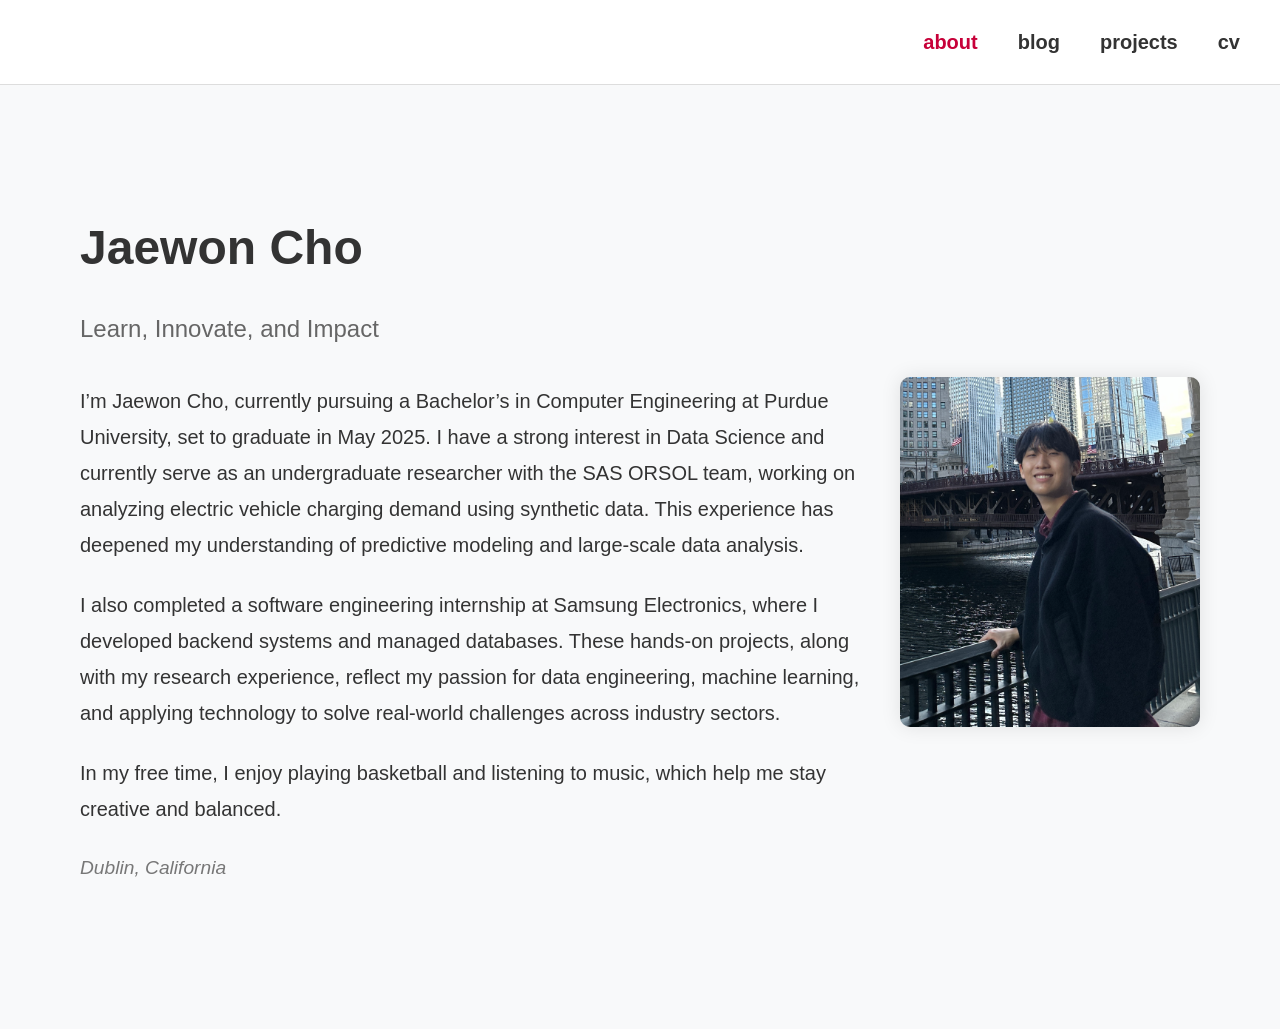
<file: index.html>
<!DOCTYPE html>
<html lang="en">
<head>
  <meta charset="UTF-8">
  <meta name="viewport" content="width=device-width, initial-scale=1.0">
  <title>Jaewon Cho</title>
  <link rel="stylesheet" href="styles.css">
</head>
<body>
  <header class="navbar">
    <nav>
      <ul class="nav-links">
        <li><a href="#about" class="active">about</a></li>
        <li><a href="#blog">blog</a></li>
        <li><a href="#projects">projects</a></li>
        <li><a href="#cv">cv</a></li>
      </ul>
    </nav>
  </header>

  <section class="profile-section">
    <div class="profile-text">
      <h1><strong>Jaewon</strong> Cho</h1>
      <p class="tagline">Learn, Innovate, and Impact</p>
      <p>
        I’m Jaewon Cho, currently pursuing a Bachelor’s in Computer Engineering at Purdue University, set to graduate in May 2025.
        I have a strong interest in Data Science and currently serve as an undergraduate researcher with the SAS ORSOL team, 
        working on analyzing electric vehicle charging demand using synthetic data. This experience has deepened my understanding 
        of predictive modeling and large-scale data analysis.
      </p>
      <p>
        I also completed a software engineering internship at Samsung Electronics, where I developed backend systems and managed 
        databases. These hands-on projects, along with my research experience, reflect my passion for data engineering, 
        machine learning, and applying technology to solve real-world challenges across industry sectors.
      </p>
      <p>
        In my free time, I enjoy playing basketball and listening to music, which help me stay creative and balanced.
      </p>
      <p class="location">Dublin, California</p>
    </div>

    <div class="profile-image">
      <img src="images/profile.jpg" alt="Jaewon Cho Profile Picture">
    </div>
  </section>
</body>
</html>
</file>
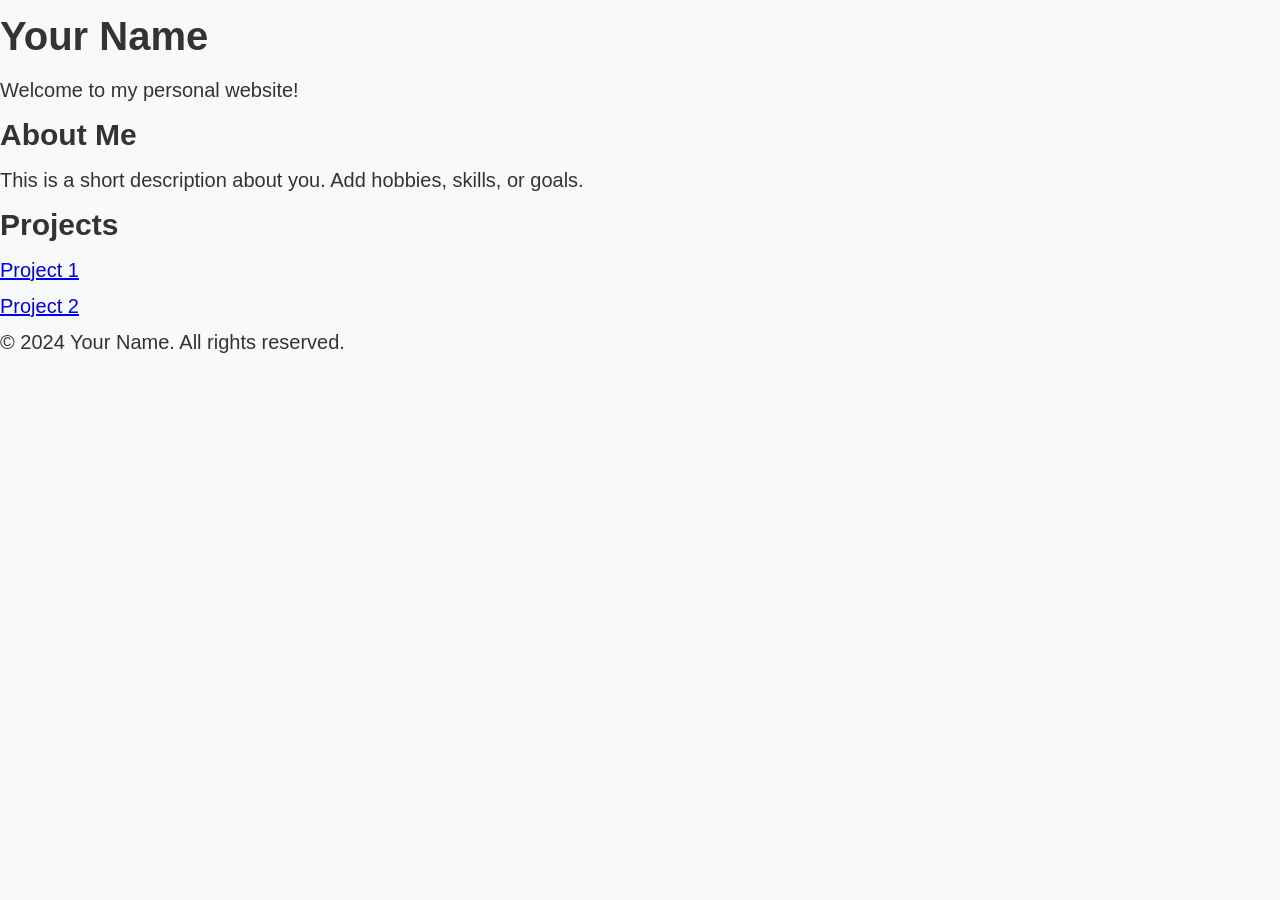
<file: popoll.html>
<!DOCTYPE html>
<html lang="en">
<head>
    <meta charset="UTF-8">
    <meta name="viewport" content="width=device-width, initial-scale=1.0">
    <title>Your Name - Portfolio</title>
    <link rel="stylesheet" href="styles.css">
</head>
<body>
    <header>
        <h1>Your Name</h1>
        <p>Welcome to my personal website!</p>
    </header>
    <section>
        <h2>About Me</h2>
        <p>This is a short description about you. Add hobbies, skills, or goals.</p>
    </section>
    <section>
        <h2>Projects</h2>
        <ul>
            <li><a href="#">Project 1</a></li>
            <li><a href="#">Project 2</a></li>
        </ul>
    </section>
    <footer>
        <p>© 2024 Your Name. All rights reserved.</p>
    </footer>
</body>
</html>
</file>
<file: styles.css>
/* Reset and Global Styles */
* {
    margin: 0;
    padding: 0;
    box-sizing: border-box;
  }
  
  body {
    font-family: Arial, sans-serif;
    background-color: #f8f9fa;
    color: #333;
    line-height: 1.8;  /* Better line spacing */
    font-size: 20px;  /* Increased base font size */
  }
  
  /* Navbar Styles */
  .navbar {
    background-color: white;
    padding: 1.5rem 2.5rem;  /* Increased padding for better layout */
    border-bottom: 1px solid #ddd;
  }
  
  .nav-links {
    list-style: none;
    display: flex;
    justify-content: flex-end;
    gap: 2.5rem;
  }
  
  .nav-links a {
    text-decoration: none;
    color: #333;
    font-weight: bold;
    font-size: 20px;  /* Increased font size for links */
  }
  
  .nav-links .active {
    color: #c70039;
  }
  
  /* Profile Section Styles */
  .profile-section {
    display: flex;
    align-items: center;
    justify-content: space-between;
    max-width: 1200px;
    margin: 5rem auto;  /* Increased spacing around the section */
    padding: 2.5rem;
  }
  
  .profile-text {
    flex: 1;
    padding-right: 2.5rem;  /* Adjusted padding */
  }
  
  .profile-text h1 {
    font-size: 3rem;  /* Larger heading */
    margin-bottom: 1rem;
  }
  
  .profile-text .tagline {
    font-size: 1.5rem;  /* Slightly larger tagline */
    color: #666;
    margin-bottom: 2rem;
  }
  
  .profile-text p {
    margin-bottom: 1.5rem;
    line-height: 1.8;  /* Improved readability */
  }
  
  .location {
    margin-top: 1.5rem;
    font-style: italic;
    color: #777;
    font-size: 1.2rem;  /* Increased location font size */
  }
  
  /* Profile Image Styles */
  .profile-image {
    flex: 0 0 300px;  /* Slightly larger image container */
    text-align: center;
  }
  
  .profile-image img {
    width: 300px;
    height: 350px;
    object-fit: cover;
    border-radius: 10px;
    box-shadow: 0 0 20px rgba(0, 0, 0, 0.1);  /* Slightly stronger shadow */
  }
  
  /* Responsive Design for Smaller Screens */
  @media (max-width: 768px) {
    .profile-section {
      flex-direction: column;
      text-align: center;
    }
  
    .profile-text {
      padding-right: 0;
      margin-bottom: 2.5rem;
    }
  
    .profile-image {
      margin-top: 1.5rem;
    }
  }
</file>
